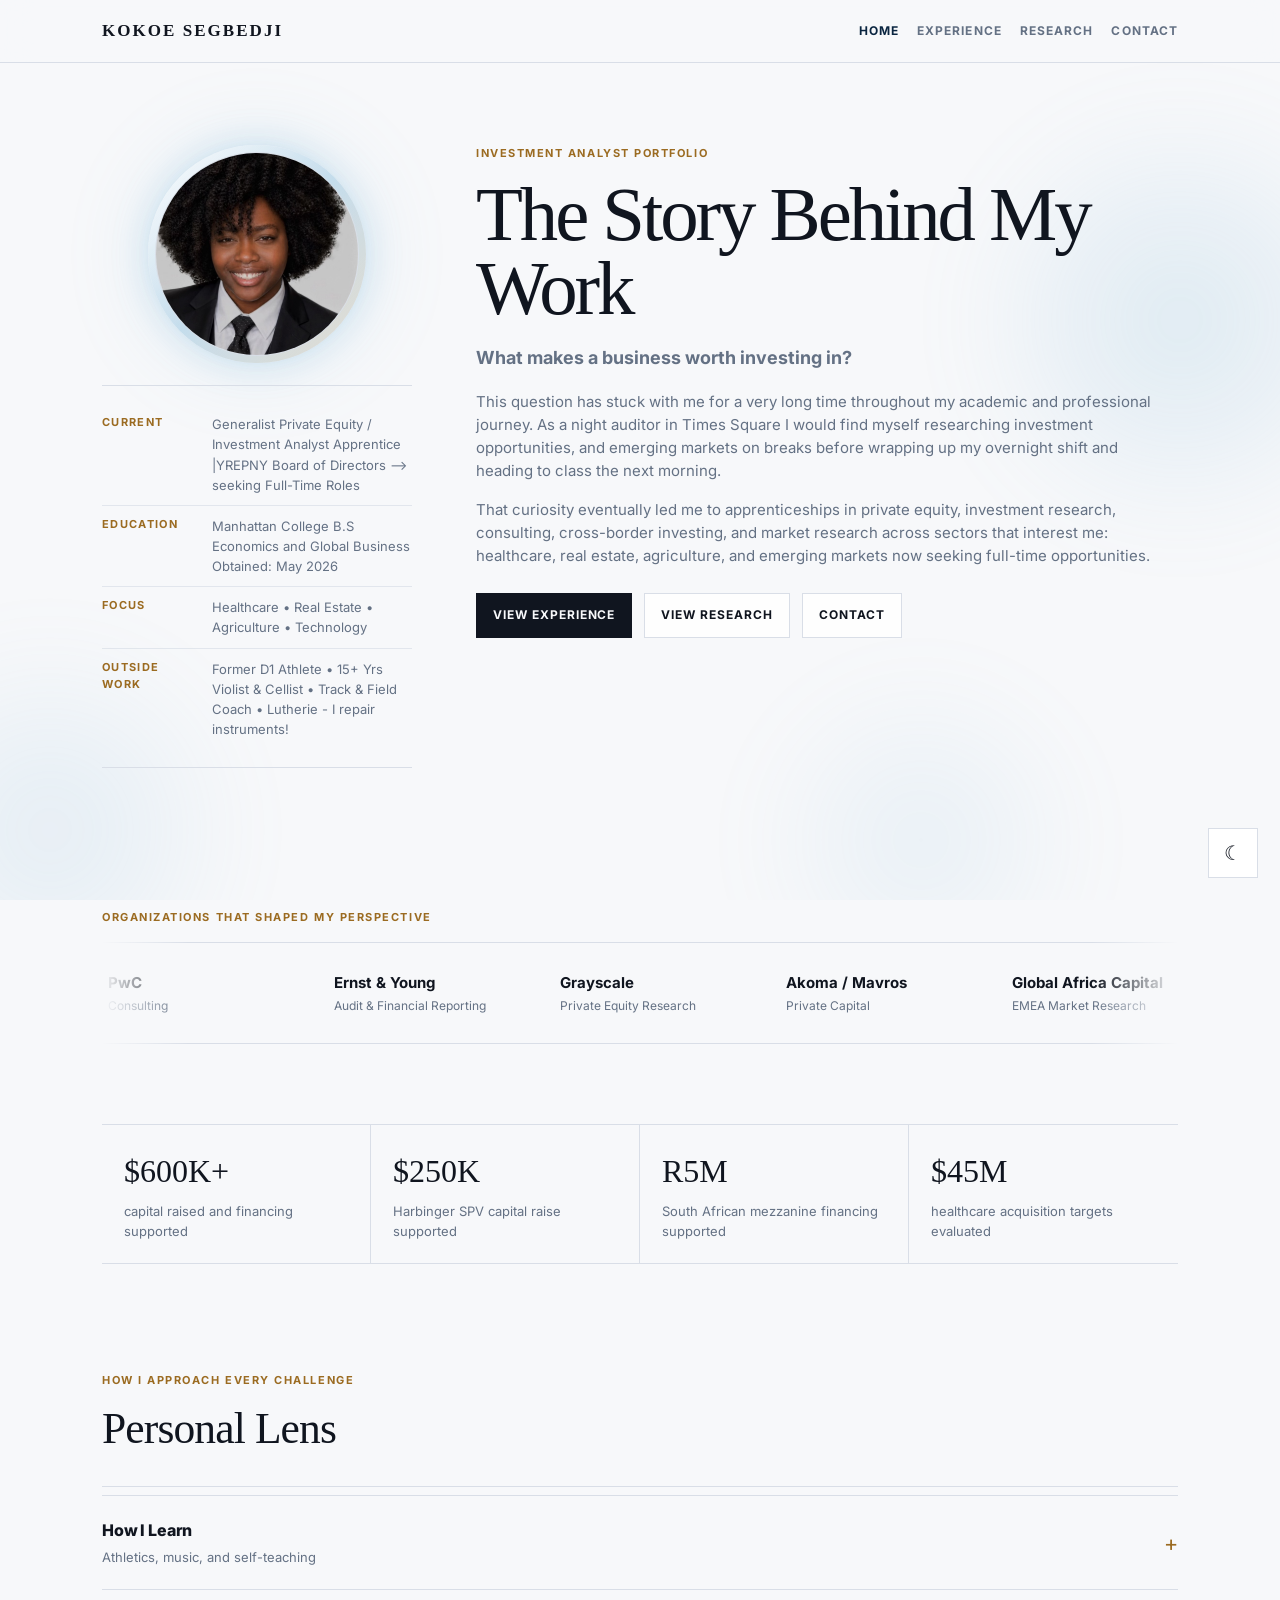
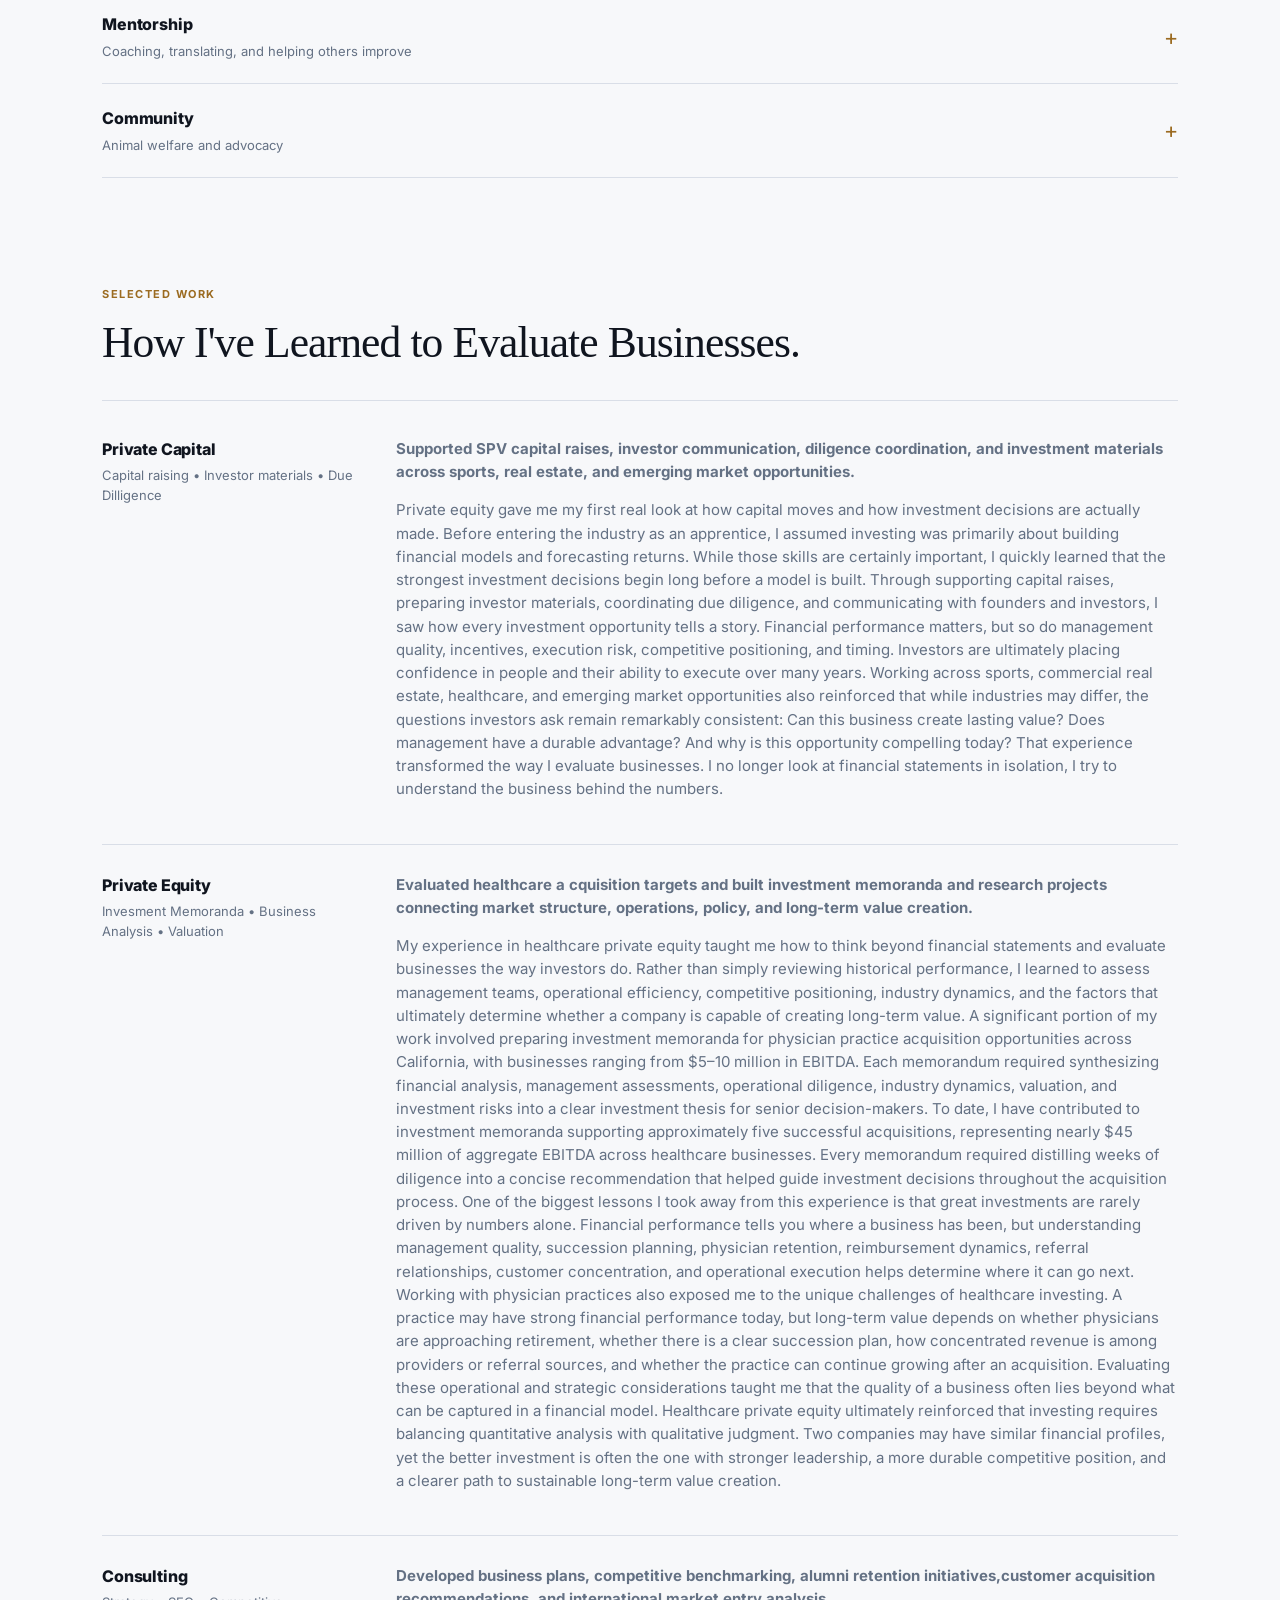
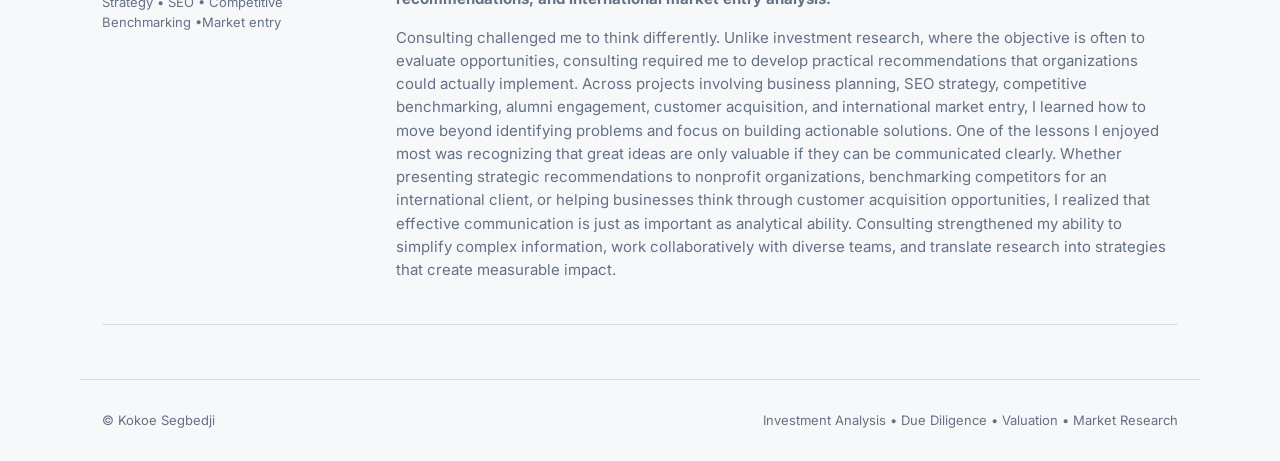
<file: index.html>
<!DOCTYPE html>
<html lang="en" data-theme="light">
<head>
  <meta charset="UTF-8" />
  <meta name="viewport" content="width=device-width, initial-scale=1.0" />
  <title>Kokoe Segbedji | Portfolio</title>
  <link rel="preconnect" href="https://fonts.googleapis.com" />
  <link rel="preconnect" href="https://fonts.gstatic.com" crossorigin />
  <link href="https://fonts.googleapis.com/css2?family=Inter:wght@400;500;600;700;800&display=swap" rel="stylesheet" />
  <link rel="stylesheet" href="style.css" />
</head>
<body>
  <div class="watercolor"><div class="wash one"></div><div class="wash two"></div><div class="wash three"></div></div>
  <div class="scroll-progress"></div>

  <header class="header">
    <div class="nav">
      <a class="brand" href="index.html">KOKOE SEGBEDJI</a>
      <div class="links">
        <a class="active" href="index.html">Home</a>
        <a href="experience.html">Experience</a>
        <a href="work.html">Research</a>
        <a href="contact.html">Contact</a>
      </div>
    </div>
  </header>

  <main>
    <section class="section hero">
      <aside class="profile-stack reveal">
        <div class="profile-shell">
          <img src="images/profile.png" alt="Kokoe Segbedji" class="profile-photo" />
        </div>

        <div class="profile-facts">
          <div class="fact"><strong>Current</strong><span>Generalist Private Equity / Investment Analyst Apprentice |YREPNY Board of Directors --> seeking Full-Time Roles</span></div>
          <div class="fact"><strong>Education</strong><span>Manhattan College B.S Economics and Global Business Obtained: May 2026</span></div>
          <div class="fact"><strong>Focus</strong><span>Healthcare • Real Estate • Agriculture • Technology </span></div>
          <div class="fact"><strong>Outside Work</strong><span>Former D1 Athlete • 15+ Yrs Violist & Cellist • Track & Field Coach • Lutherie - I repair instruments!</span></div>
        </div>
      </aside>

      <div class="reveal">
        <div class="kicker">Investment Analyst Portfolio</div>
        <h1>The Story Behind My Work</h1>
       <b> <p class="lede">
What makes a business worth investing in? </p></b> 
        <p class="text">
         This question has stuck with me for a very long time throughout my academic and professional journey. 
         As a night auditor in Times Square I would find myself researching investment 
         opportunities, and emerging markets on breaks before wrapping up my overnight shift and heading to class the next morning. 
        
        </p>
        <p class="text">
          That curiosity eventually led me to apprenticeships in private equity, investment research, consulting, cross-border investing, and market research across sectors that interest me: healthcare, real estate, agriculture, and emerging markets now seeking full-time opportunities.
        </p>
        <div class="btnrow">
          <a class="btn primary" href="experience.html">View Experience</a>
          <a class="btn" href="work.html">View Research</a>
          <a class="btn" href="contact.html">Contact</a>
        </div>
      </div>
    </section>

    <section class="section carousel-section reveal">
      <div class="kicker">Organizations That Shaped My Perspective</div>
      <div class="carousel-wrap">
        <div class="company-track">
          <div class="company"><strong>PwC</strong><span>Consulting</span></div>
          <div class="company"><strong>Ernst &amp; Young</strong><span>Audit &amp; Financial Reporting</span></div>
          <div class="company"><strong>Grayscale</strong><span>Private Equity Research</span></div>
          <div class="company"><strong>Akoma / Mavros</strong><span>Private Capital</span></div>
          <div class="company"><strong>Global Africa Capital</strong><span>EMEA Market Research</span></div>
          <div class="company"><strong>Federal District Court</strong><span>Legal Research</span></div>
          <div class="company"><strong>X-Culture / Wheelstair</strong><span>International Consulting</span></div>
          <div class="company"><strong>AFLAC</strong><span>B2B Outreach</span></div>
          <div class="company"><strong>Emergence</strong><span>SEO &amp; Benchmarking</span></div>
          <div class="company"><strong>PwC</strong><span>Consulting</span></div>
          <div class="company"><strong>Ernst &amp; Young</strong><span>Audit &amp; Financial Reporting</span></div>
          <div class="company"><strong>Grayscale</strong><span>Private Equity Research</span></div>
          <div class="company"><strong>Akoma / Mavros</strong><span>Private Capital</span></div>
          <div class="company"><strong>Global Africa Capital</strong><span>EMEA Market Research</span></div>
          <div class="company"><strong>Federal District Court</strong><span>Legal Research</span></div>
          <div class="company"><strong>X-Culture / Wheelstair</strong><span>International Consulting</span></div>
          <div class="company"><strong>AFLAC</strong><span>B2B Outreach</span></div>
          <div class="company"><strong>Emergence</strong><span>SEO &amp; Benchmarking</span></div>
        </div>
      </div>
    </section>

    <section class="section reveal">
      <div class="stats">
        <div class="stat"><strong>$600K+</strong><span>capital raised and financing supported</span></div>
        <div class="stat"><strong>$250K</strong><span>Harbinger SPV capital raise supported</span></div>
        <div class="stat"><strong>R5M</strong><span>South African mezzanine financing supported</span></div>
        <div class="stat"><strong>$45M</strong><span>healthcare acquisition targets evaluated</span></div>
      </div>
    </section>

    <section class="section reveal">
      <div class="section-head">
        <div>
          <div class="kicker">How I approach every challenge</div>
          <h2>  Personal Lens</h2>
        </div>
      </div>

      <div class="accordion">
        <details>
          <summary><div><div class="summary-title">How I Learn</div><div class="summary-sub">Athletics, music, and self-teaching</div></div><div class="plus">+</div></summary>
          <div class="detail-body">
              </p>

              Whether I am evaluating an investment, teaching myself new technical skills or building this portfolio with new coding languages I bring the same mindset of 
              learning, refining, and committing to all pursuits and experiences I take on. 
                </p>
            
            <p> Athletics best reflects my ability to learn and my grit. In 9th grade I picked up the shotput, discus, and hammer with no previous experience , I just knew it was something I wanted to excel in. 
              Less than 2 years
              later, I earned the opportunity to compete as an NCAA Division I athlete at Manhattan University.

              <P>Along the way, I have been recognized as Most Improved Athlete, Class A County Champion, and All-Conference honors. </P>
              
              This would not have been possible without passion and dedication to learning and improving. Throwing is an incredibly technical sport, and progress came through 
              thousands of repetitions, reviewing video of every practice, studying Olympic athletes, many of whom I can now call mentors and good friends. 

              
              <p> This experience taught me that expertise is rarley a matter of talent. It is built through curiosity
               continuous feedback, and a willingness to improve long after the excitement of starting the new puruit trickles away. This is the most important lesson I have learned.
               </p>


            <p>My mother and late father never quite understood why I loved throwing, they used to jokingly ask me to explain what I was even doing. 
              Instead, they always encouraged me to pursue music and the arts. I'm grateful they did. I've played the viola for more than 
              fifteen years, beginning in first grade, and over time I developed a passion for the cello as well. Music has given me opportunities to perform 
              and meet incredible people.Ive even had the opportunity to perform at Six Flags! While this was all fun my greatest lesson wasn't performing, it was learning how to practice. 
              Learning an instrument teaches patience. You can't skip difficult passages or rush a piece because you want to play something new. You have to slow down, refine the fundamentals,
               and commit to finishing what you started before moving on. 
              That mindset has shaped how I approach everything else in my life.
              Whether I'm learning a new financial concept, building valuation models, teaching myself web development to build cool sites such as this one, or taking on a new project, 
              I rely on the same process. </p>

             <p> These pursuits have taught me that true expertise in not a matter of inspiration but consistency.</p>
          </div>
        </details>

 <details>
          <summary><div><div class="summary-title">Mentorship</div><div class="summary-sub">Coaching, translating, and helping others improve</div></div><div class="plus">+</div></summary>
          <div class="detail-body">

            <p>One of the most rewarding parts of my journey has been building relationships with mentors who have trusted me with 
              meaningful work while helping me grow both personally and professionally. Their guidance has shaped how I approach
               investing, problem-solving, and continuous learning. 
              <p> Growing up in a West African household and helping my family with their fish markets and investment firm in Togo taught me the importance of 
               mentorship and community. </p>
                <p>Whether pulling in a fishing net or building a career, I learned early that asking for help is
                not a weakness. It is actually often the fastest way to grow.</p>

              <p> Today, I actively seek guidance from mentors across finance, consulting, 
                law, entrepreneurship, and academia, and every major milestone in my career, I can confidently say has been strengthened by their advice. 

               <p>Mentorship, however, is a two-way street. I've had the opportunity to coach track and field athletes at my former high school,
                helping students develop the technical fundamentals of throwing. 
                
                <p>Coaching reinforced something I strongly believe and that is, unless you can explain a concept clearly to someone else, and watch
                 them apply it successfully, you don't truly understand it yourself. </p>
                
               When friends ask me how I've been able to accomplish certain goals or secure different opportunities, my answer is almost
                always the same: seek mentorship. Hard work is essential, but learning from someone who has already walked the path y
                ou're trying to follow can dramatically accelerate your growth while helping you avoid mistakes they've already made.
               Because of this, mentorship is one of the first things I evaluate before joining any organization. I always ask myself,
                "What does the mentorship culture look like?" The opportunity to learn from experienced professionals while contributing
                 to a collaborative team is one of the most important factors I consider before joining any organization. My goal is to 
                 continue paying that investment forward by becoming the kind of mentor others have been for me.
              </p>
            
          </div>
        </details>


        <details>
          <summary><div><div class="summary-title">Community</div><div class="summary-sub">Animal welfare and advocacy</div></div><div class="plus">+</div></summary>
          <div class="detail-body">
            <p>Growing up I've always had a deep passion for helping animals. I am a proud volunteer of the Best Friends Animal Society. Where Ive been fortunate to be able
               to foster animals while helping them find their forever homes. Although its irritated my mother to have animals in the house she has always supported my passion.
                Its truly rewarding to see the animals Ive fostered find their forever homes and I am grateful for the opportunity to help them. 
               Its a passion of mine that has provided me with a sense of purpose, fullfillment and self actualizetion. </p>
               
              <p> Along with this I have also spent my time 
               organizing volunteer efforts in NYC with 3 other volunteers passionate to help animals. Together we have organized a volunteer effort ensuring
                stray cats have consistent access to food and water. </p>

            <p>I also support the community through advocating for brain tumor awareness and research. Brain tumors are a very devistating disease faced by many families yearly. Supporting organizations that advance research and raise awareness is a cause that is 
              extremly important to me. I have been lucky to support through creating fundraising materials, donating, and building awareness campaigns for the American 
              Brain Tumor Association. A very important cause that I hold very close to heart. 
              .</p>
          </div>
        </details>
       
      </div>
    </section>

    <section class="section reveal">
      <div class="section-head"><div><div class="kicker">Selected Work</div><h2>How I've Learned to Evaluate Businesses.</h2></div></div>
      <div class="line-list">
        <div class="line-item"><div><div class="line-title">Private Capital</div><div class="line-meta">Capital raising • Investor materials • Due Dilligence</div></div><div class="line-body"> <b><p class="text">Supported SPV capital 
          raises, investor communication, diligence coordination,
           and investment materials across sports, real estate, and emerging market opportunities.</p></b>

          <p class="text">Private equity gave me my first real look at how capital moves and how investment decisions are actually made. Before entering the industry as an apprentice, I assumed investing was primarily about building financial models and forecasting returns. While those skills are certainly important, I quickly learned that the strongest investment decisions begin long before a model is built.

Through supporting capital raises, preparing investor materials, coordinating due diligence, and communicating with founders and investors, I saw how every investment opportunity tells a story. Financial performance matters, but so do management quality, incentives, execution risk, competitive positioning, and timing. Investors are ultimately placing confidence in people and their ability to execute over many years.

Working across sports, commercial real estate, healthcare, and emerging market opportunities also reinforced that while industries may differ, the questions investors ask remain remarkably consistent: Can this business create lasting value? Does management have a durable advantage? And why is this opportunity compelling today?

That experience transformed the way I evaluate businesses. I no longer look at financial statements in isolation, I try to understand the business behind the numbers.</p>





          </div></div>
        <div class="line-item"><div><div class="line-title">Private Equity</div><div class="line-meta">Invesment Memoranda • Business Analysis • Valuation</div></div><div class="line-body"><b><p class="text">Evaluated healthcare a
          cquisition targets and built investment memoranda and research projects connecting market structure, operations, policy, and long-term value creation.</p></b>
        
       <p class="text"> My experience in healthcare private equity taught me how to think beyond financial statements and evaluate businesses the way investors do. Rather than simply reviewing historical performance, I learned to assess management teams, operational efficiency, competitive positioning, industry dynamics, and the factors that ultimately determine whether a company is capable of creating long-term value.

A significant portion of my work involved preparing investment memoranda for physician practice acquisition opportunities across California, with businesses ranging from $5–10 million in EBITDA. Each memorandum required synthesizing financial analysis, management assessments, operational diligence, industry dynamics, valuation, and investment risks into a clear investment thesis for senior decision-makers.

To date, I have contributed to investment memoranda supporting approximately five successful acquisitions, representing nearly $45 million of aggregate EBITDA across healthcare businesses. Every memorandum required distilling weeks of diligence into a concise recommendation that helped guide investment decisions throughout the acquisition process.

One of the biggest lessons I took away from this experience is that great investments are rarely driven by numbers alone. Financial performance tells you where a business has been, but understanding management quality, succession planning, physician retention, reimbursement dynamics, referral relationships, customer concentration, and operational execution helps determine where it can go next.

Working with physician practices also exposed me to the unique challenges of healthcare investing. A practice may have strong financial performance today, but long-term value depends on whether physicians are approaching retirement, whether there is a clear succession plan, how concentrated revenue is among providers or referral sources, and whether the practice can continue growing after an acquisition. Evaluating these operational and strategic considerations taught me that the quality of a business often lies beyond what can be captured in a financial model.

Healthcare private equity ultimately reinforced that investing requires balancing quantitative analysis with qualitative judgment. Two companies may have similar financial profiles, yet the better investment is often the one with stronger leadership, a more durable competitive position, and a clearer path to sustainable long-term value creation.      </div></div>



        <div class="line-item"><div><div class="line-title">Consulting</div><div class="line-meta">Strategy • SEO • Competitive Benchmarking •Market entry</div></div><div class="line-body"><b><p class="text">Developed business plans, 
          competitive benchmarking, alumni retention initiatives,customer acquisition recommendations, and international market entry analysis.</p></b>
        
        <p class="text"> Consulting challenged me to think differently. Unlike investment research, where the objective is often to evaluate opportunities, consulting required me to develop practical recommendations that organizations could actually implement.

Across projects involving business planning, SEO strategy, competitive benchmarking, alumni engagement, customer acquisition, and international market entry, I learned how to move beyond identifying problems and focus on building actionable solutions.

One of the lessons I enjoyed most was recognizing that great ideas are only valuable if they can be communicated clearly. Whether presenting strategic recommendations to nonprofit organizations, benchmarking competitors for an international client, or helping businesses think through customer acquisition opportunities, I realized that effective communication is just as important as analytical ability.

Consulting strengthened my ability to simplify complex information, work collaboratively with diverse teams, and translate research into strategies that create measurable impact.</p>
        
        
        
        
        
        </div></div>
      </div>
    </section>
  </main>

  <button class="toggle" id="themeToggle">☾</button>
  <footer class="footer"><div>© Kokoe Segbedji</div><div>Investment Analysis • Due Diligence • Valuation • Market Research</div></footer>
  <script src="script.js"></script>
</body>
</html>
</file>
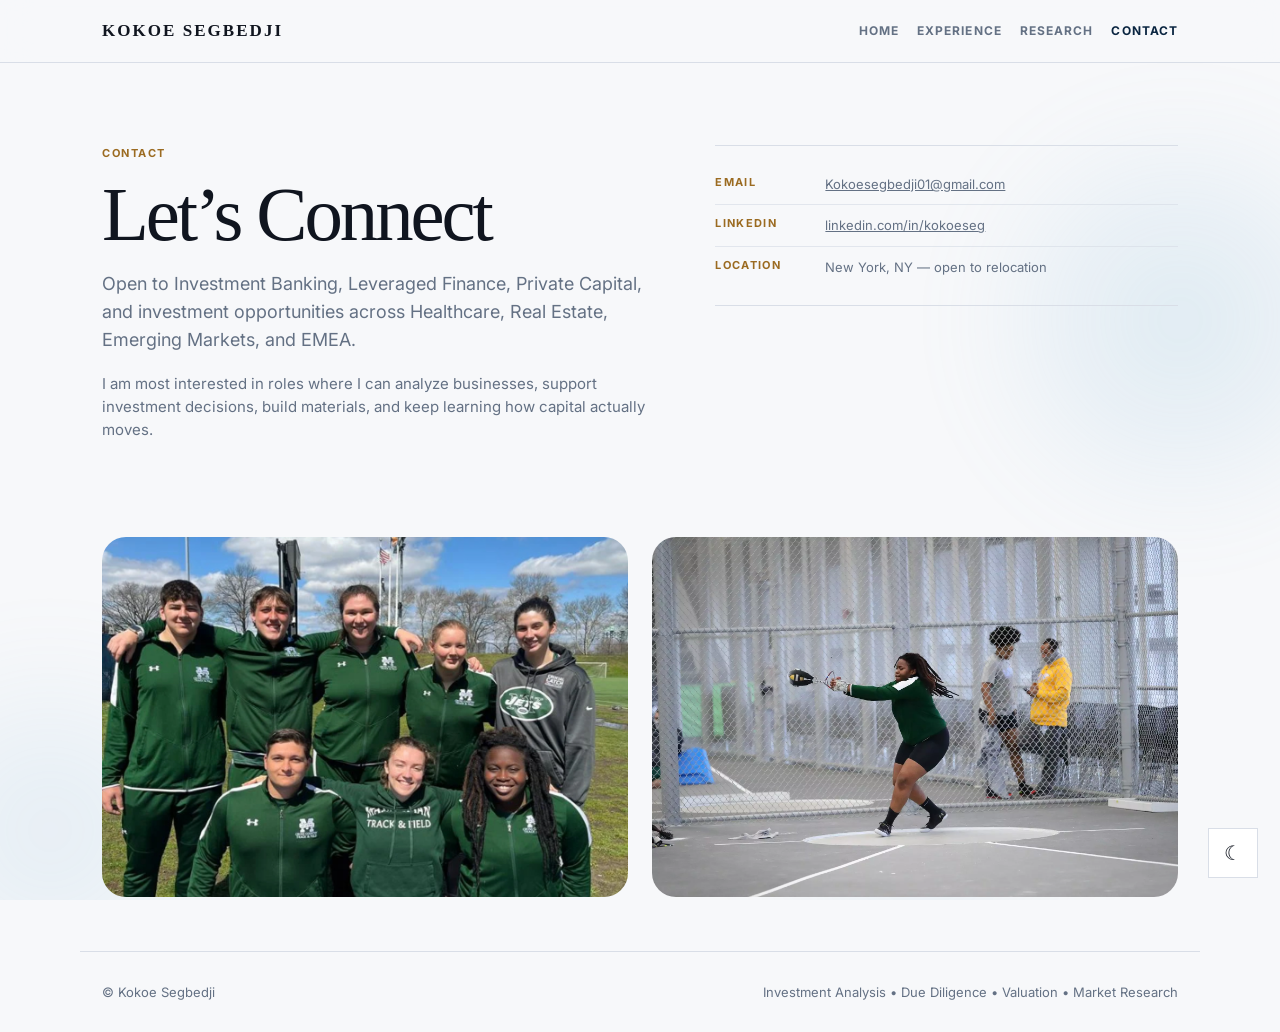
<file: contact.html>
<!DOCTYPE html>
<html lang="en" data-theme="light">
<head>
  <meta charset="UTF-8" />
  <meta name="viewport" content="width=device-width, initial-scale=1.0" />

  <title>Contact | Kokoe Segbedji</title>

  <!-- Fonts -->
  <link rel="preconnect" href="https://fonts.googleapis.com" />
  <link rel="preconnect" href="https://fonts.gstatic.com" crossorigin />
  <link
    href="https://fonts.googleapis.com/css2?family=Inter:wght@400;500;600;700;800&display=swap"
    rel="stylesheet"
  />

  <!-- Styles -->
  <link rel="stylesheet" href="style.css" />
</head>

<body>

  <!-- Background Watercolor Effects -->
  <div class="watercolor">
    <div class="wash one"></div>
    <div class="wash two"></div>
    <div class="wash three"></div>
  </div>

  <!-- Scroll Progress Bar -->
  <div class="scroll-progress"></div>

  <!-- Header / Navigation -->
  <header class="header">
    <div class="nav">
      <a class="brand" href="index.html">KOKOE SEGBEDJI</a>

      <div class="links">
        <a href="index.html">Home</a>
        <a href="experience.html">Experience</a>
        <a href="work.html">Research</a>
        <a class="active" href="contact.html">Contact</a>
      </div>
    </div>
  </header>

  <!-- Main Content -->
  <main>

    <section class="section hero contact-hero">

  <div class="contact-copy reveal">
    <div class="kicker">Contact</div>

    <h1>Let’s Connect</h1>

    <p class="lede">
      Open to Investment Banking, Leveraged Finance, Private Capital, 
      and investment opportunities across Healthcare, Real Estate, Emerging Markets, and EMEA.
    </p>

    <p class="text">
      I am most interested in roles where I can analyze businesses, support investment
      decisions, build materials, and keep learning how capital actually moves.
    </p>
  </div>

  <div class="contact-details reveal">
    <div class="profile-facts">
      <div class="fact">
        <strong>Email</strong>
        <span><a href="mailto:Kokoesegbedji01@gmail.com">Kokoesegbedji01@gmail.com</a></span>
      </div>

      <div class="fact">
        <strong>LinkedIn</strong>
        <span><a href="https://www.linkedin.com/in/kokoeseg" target="_blank">linkedin.com/in/kokoeseg</a></span>
      </div>

      <div class="fact">
        <strong>Location</strong>
        <span>New York, NY — open to relocation</span>
      </div>
    </div>
  </div>

  <div class="contact-photos">
    <div class="photo-card">
      <img src="images/throwing.jpg" alt="Division I Track & Field">
    </div>

    <div class="photo-card">
      <img src="images/suit.jpg" alt="Professional Photo">
    </div>
  </div>

</section>

  </main>

  <!-- Theme Toggle -->
  <button class="toggle" id="themeToggle">☾</button>

  

  <!-- Footer -->
  <footer class="footer">
    <div>© Kokoe Segbedji</div>
    <div>Investment Analysis • Due Diligence • Valuation • Market Research</div>
  </footer>

  <!-- Scripts -->
  <script src="script.js"></script>

</body>
</html>
</file>
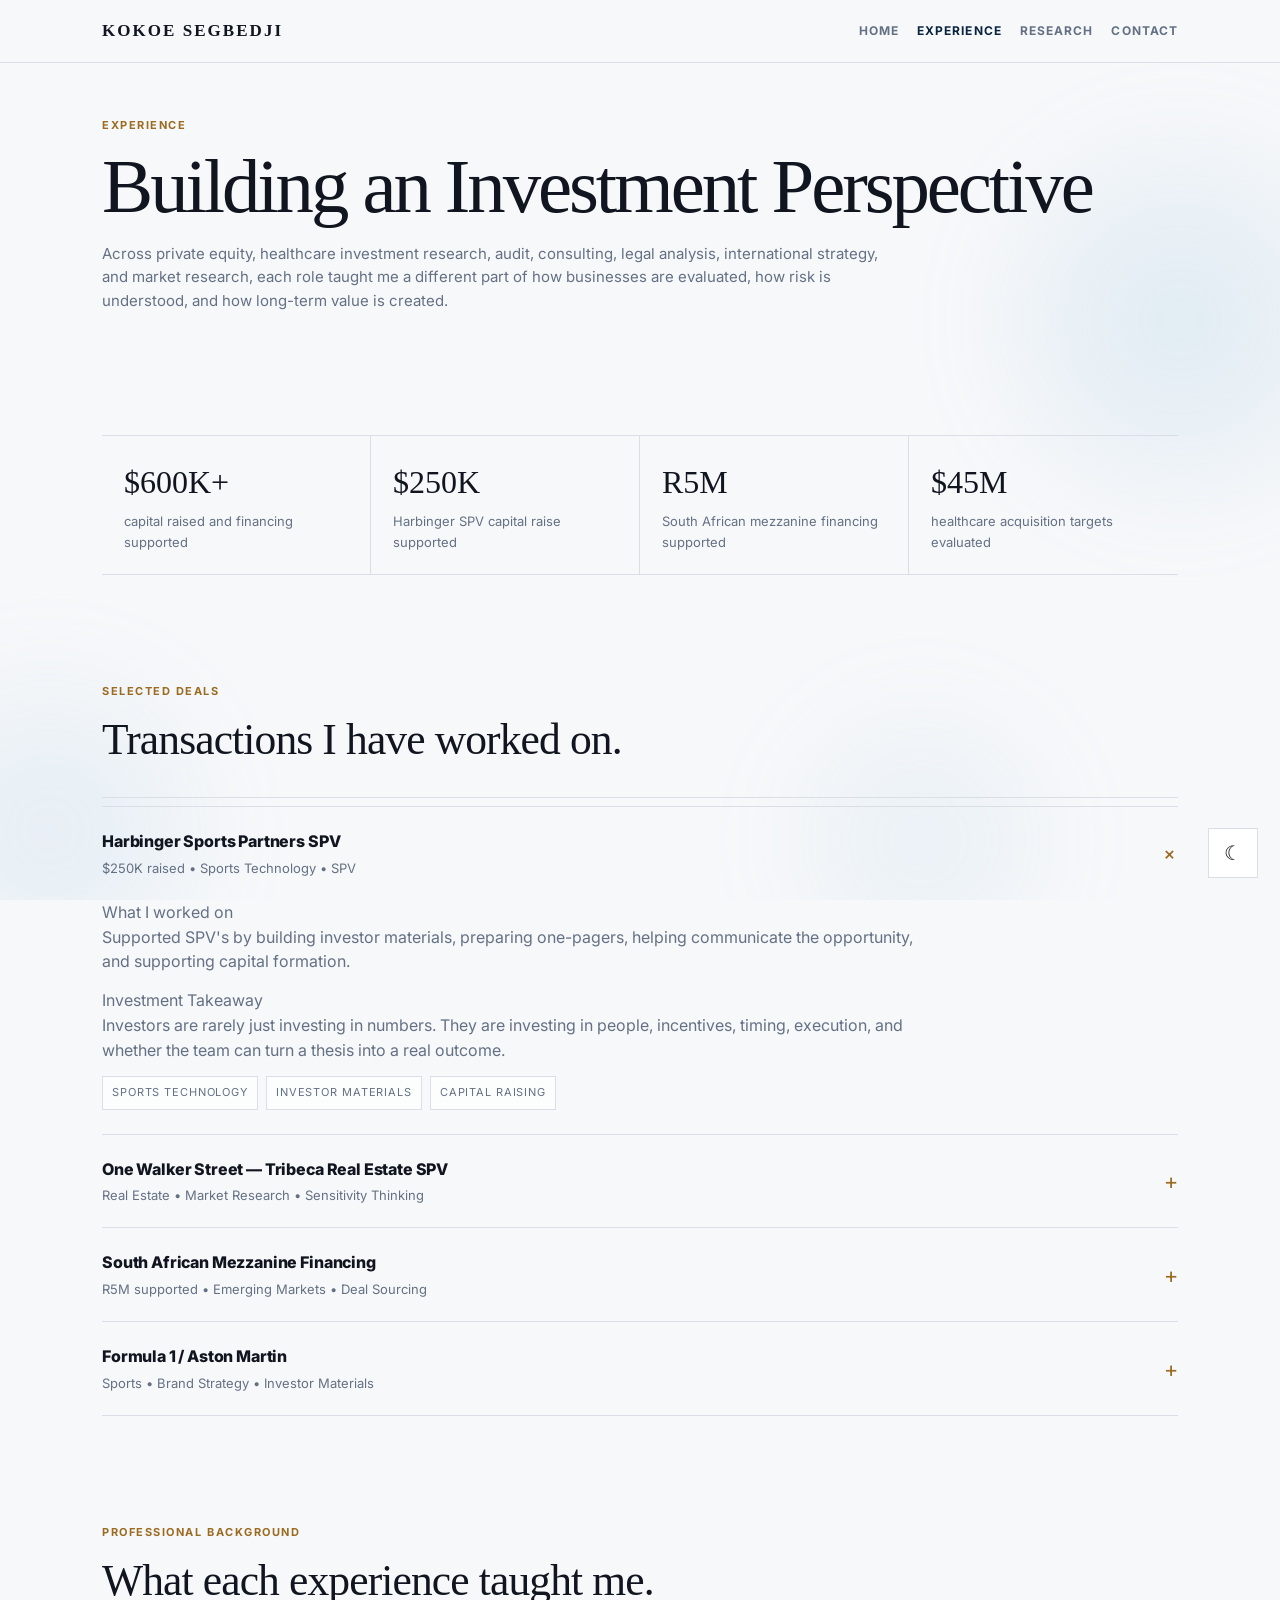
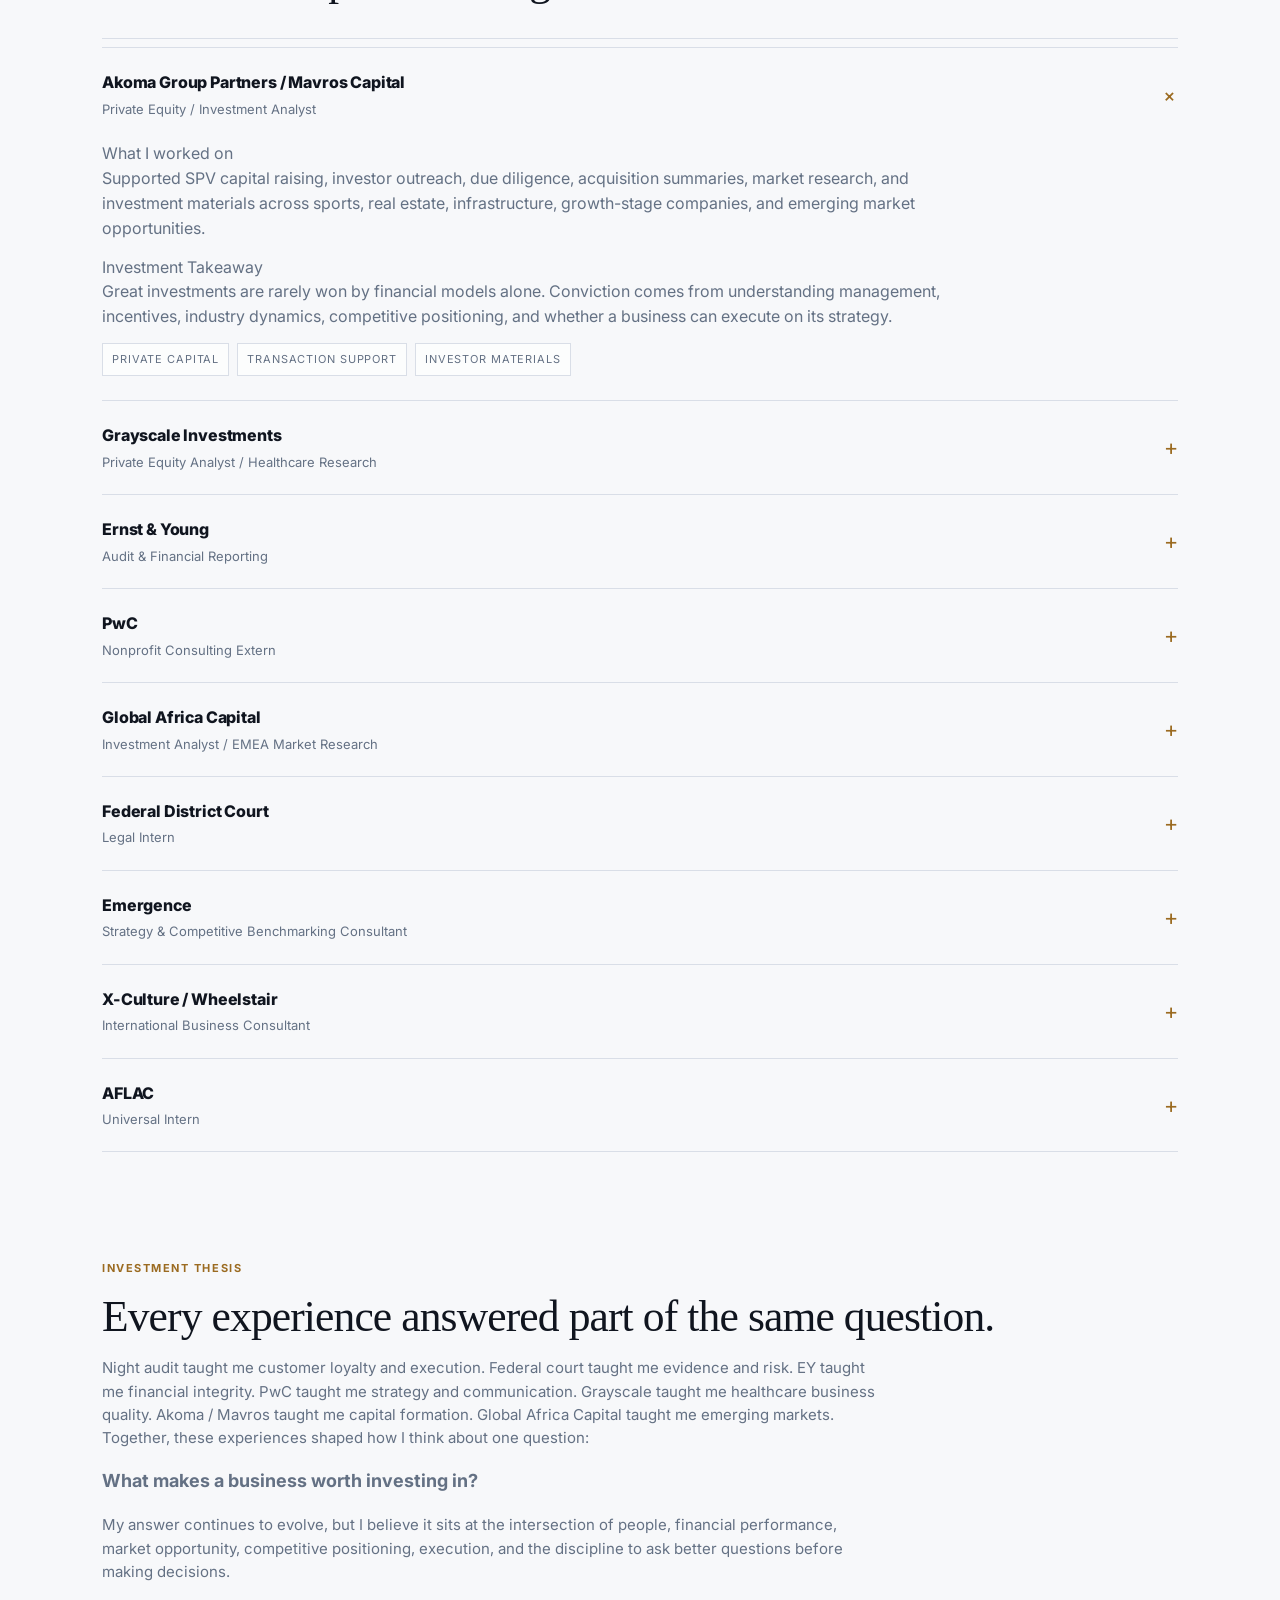
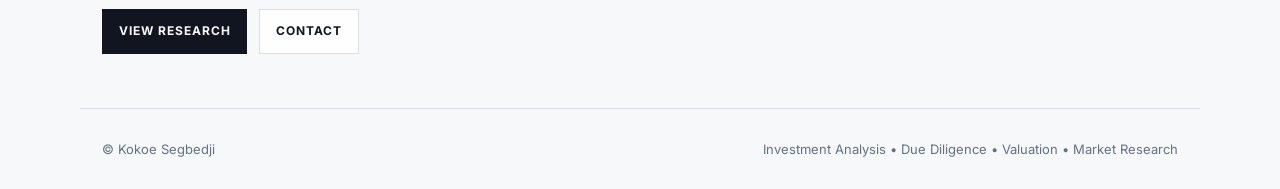
<file: experience.html>
<!DOCTYPE html>
<html lang="en" data-theme="light">
<head>
  <meta charset="UTF-8" />
  <meta name="viewport" content="width=device-width, initial-scale=1.0" />

  <title>Experience | Kokoe Segbedji</title>

  <!-- Fonts -->
  <link rel="preconnect" href="https://fonts.googleapis.com" />
  <link rel="preconnect" href="https://fonts.gstatic.com" crossorigin />
  <link
    href="https://fonts.googleapis.com/css2?family=Inter:wght@400;500;600;700;800&display=swap"
    rel="stylesheet"
  />

  <!-- Styles -->
  <link rel="stylesheet" href="style.css" />
</head>

<body>

  <!-- Background Effects -->
  <div class="watercolor">
    <div class="wash one"></div>
    <div class="wash two"></div>
    <div class="wash three"></div>
  </div>

  <!-- Scroll Progress Bar -->
  <div class="scroll-progress"></div>

  <!-- Header / Navigation -->
  <header class="header">
    <div class="nav">
      <a class="brand" href="index.html">KOKOE SEGBEDJI</a>

      <div class="links">
        <a href="index.html">Home</a>
        <a class="active" href="experience.html">Experience</a>
        <a href="work.html">Research</a>
        <a href="contact.html">Contact</a>
      </div>
    </div>
  </header>

  <!-- Main Content -->
  <main>

    <!-- Page Intro -->
    <section class="section reveal">
      <div class="kicker">Experience</div>

      <h1>Building an Investment Perspective</h1>

      <p class="lede">
       
        <strong></strong>
      </p>

      <p class="text">
        Across private equity, healthcare investment research, audit, consulting, legal analysis,
        international strategy, and market research, each role taught me a different part of how
        businesses are evaluated, how risk is understood, and how long-term value is created.
      </p>
    </section>

    <!-- Stats -->
    <section class="section reveal">
      <div class="stats">

        <div class="stat">
          <strong>$600K+</strong>
          <span>capital raised and financing supported</span>
        </div>

        <div class="stat">
          <strong>$250K</strong>
          <span>Harbinger SPV capital raise supported</span>
        </div>

        <div class="stat">
          <strong>R5M</strong>
          <span>South African mezzanine financing supported</span>
        </div>

        <div class="stat">
          <strong>$45M</strong>
          <span>healthcare acquisition targets evaluated</span>
        </div>

      </div>
    </section>

    <!-- Selected Deals -->
    <section class="section reveal">
      <div class="section-head">
        <div>
          <div class="kicker">Selected Deals</div>
          <h2>Transactions I have worked on.</h2>
        </div>
      </div>

      <div class="accordion">

        <!-- Harbinger Sports Partners -->
        <details open>
          <summary>
            <div>
              <div class="summary-title">Harbinger Sports Partners SPV</div>
              <div class="summary-sub">$250K raised • Sports Technology • SPV</div>
            </div>
            <div class="plus">+</div>
          </summary>

          <div class="detail-body">
            <div class="label">What I worked on</div>
            <p>
              Supported SPV's by building investor materials, preparing one-pagers,
              helping communicate the opportunity, and supporting capital formation.
            </p>

            <div class="label">Investment Takeaway</div>
            <p>
              Investors are rarely just investing in numbers. They are investing in people,
              incentives, timing, execution, and whether the team can turn a thesis into a real outcome.
            </p>

            <div class="chips">
              <span class="chip">Sports Technology</span>
              <span class="chip">Investor Materials</span>
              <span class="chip">Capital Raising</span>
            </div>
          </div>
        </details>

        <!-- One Walker Street -->
        <details>
          <summary>
            <div>
              <div class="summary-title">One Walker Street — Tribeca Real Estate SPV</div>
              <div class="summary-sub">Real Estate • Market Research • Sensitivity Thinking</div>
            </div>
            <div class="plus">+</div>
          </summary>

          <div class="detail-body">
            <div class="label">What I worked on</div>
            <p>
              Reviewed investment materials and market assumptions for a Tribeca real estate
              opportunity, focusing on how projected returns connected to rent growth, execution
              risk, financing costs, and the local market.
            </p>

            <div class="label">Investment Takeaway</div>
            <p>
              Real estate models can look clean, but small assumptions can move the entire outcome.
              The work is understanding what has to go right, what can go wrong, and where the true risk sits.
            </p>

            <div class="chips">
              <span class="chip">Real Estate</span>
              <span class="chip">SPV</span>
              <span class="chip">Market Research</span>
            </div>
          </div>
        </details>

        <!-- South African Mezzanine Financing -->
        <details>
          <summary>
            <div>
              <div class="summary-title">South African Mezzanine Financing</div>
              <div class="summary-sub">R5M supported • Emerging Markets • Deal Sourcing</div>
            </div>
            <div class="plus">+</div>
          </summary>

          <div class="detail-body">
            <div class="label">What I worked on</div>
            <p>
              Helped support a mezzanine financing effort by identifying the company, supporting
              outreach, coordinating diligence conversations, and communicating the investment
              structure.
            </p>

            <div class="label">Investment Takeaway</div>
            <p>
              Sourcing is part of the investment skill set. Good opportunities do not always come
              from formal processes; sometimes they come from curiosity, relationships, and markets
              others overlook.
            </p>

            <div class="chips">
              <span class="chip">Emerging Markets</span>
              <span class="chip">Deal Sourcing</span>
              <span class="chip">Diligence</span>
            </div>
          </div>
        </details>

        <!-- Formula 1 Aston Martin -->
        <details>
          <summary>
            <div>
              <div class="summary-title">Formula 1 / Aston Martin</div>
              <div class="summary-sub">Sports • Brand Strategy • Investor Materials</div>
            </div>
            <div class="plus">+</div>
          </summary>

          <div class="detail-body">
            <div class="label">What I worked on</div>
            <p>
              Supported sports-focused investment work by helping prepare materials around Formula 1,
              brand positioning, fan engagement, and the broader commercial opportunity within the
              sports ecosystem.
            </p>

            <div class="label">Investment Takeaway</div>
            <p>
              Sports investing is not only about teams. It is about media, data, brand equity,
              fan engagement, sponsorship, and whether a platform can monetize attention over time.
            </p>

            <div class="chips">
              <span class="chip">Sports</span>
              <span class="chip">Brand Strategy</span>
              <span class="chip">Investor Materials</span>
            </div>
          </div>
        </details>

      </div>
    </section>

    <!-- Professional Background -->
    <section class="section reveal">
      <div class="section-head">
        <div>
          <div class="kicker">Professional Background</div>
          <h2>What each experience taught me.</h2>
        </div>
      </div>

      <div class="accordion">

        <!-- Akoma / Mavros -->
        <details open>
          <summary>
            <div>
              <div class="summary-title">Akoma Group Partners / Mavros Capital</div>
              <div class="summary-sub">Private Equity / Investment Analyst</div>
            </div>
            <div class="plus">+</div>
          </summary>

          <div class="detail-body">
            <div class="label">What I worked on</div>
            <p>
              Supported SPV capital raising, investor outreach, due diligence, acquisition summaries,
              market research, and investment materials across sports, real estate, infrastructure,
              growth-stage companies, and emerging market opportunities.
            </p>

            <div class="label">Investment Takeaway</div>
            <p>
              Great investments are rarely won by financial models alone. Conviction comes from
              understanding management, incentives, industry dynamics, competitive positioning,
              and whether a business can execute on its strategy.
            </p>

            <div class="chips">
              <span class="chip">Private Capital</span>
              <span class="chip">Transaction Support</span>
              <span class="chip">Investor Materials</span>
            </div>
          </div>
        </details>

        <!-- Grayscale -->
        <details>
          <summary>
            <div>
              <div class="summary-title">Grayscale Investments</div>
              <div class="summary-sub">Private Equity Analyst / Healthcare Research</div>
            </div>
            <div class="plus">+</div>
          </summary>

          <div class="detail-body">
            <div class="label">What I worked on</div>
            <p>
              Evaluated healthcare acquisition opportunities through industry research, valuation
              analysis, investment memoranda, comparable company analysis, and business quality
              assessment.
            </p>

            <div class="label">Investment Takeaway</div>
            <p>
              Strong healthcare businesses are not only financially attractive. They solve meaningful
              operational problems, serve real demand, and require management teams that can navigate
              regulation, patient needs, and execution risk.
            </p>

            <div class="chips">
              <span class="chip">Healthcare</span>
              <span class="chip">Valuation</span>
              <span class="chip">Memos</span>
            </div>
          </div>
        </details>

        <!-- EY -->
        <details>
          <summary>
            <div>
              <div class="summary-title">Ernst &amp; Young</div>
              <div class="summary-sub">Audit &amp; Financial Reporting</div>
            </div>
            <div class="plus">+</div>
          </summary>

          <div class="detail-body">
            <div class="label">What I worked on</div>
            <p>
              Reviewed financial statements, internal controls, reporting procedures, and audit
              documentation for technology clients, building an accounting-informed foundation for
              analyzing reliable financial information.
            </p>

            <div class="label">Investment Takeaway</div>
            <p>
              Before asking whether a company is attractive, you first have to know whether you can
              trust the numbers. Financial integrity is the foundation of investment judgment.
            </p>

            <div class="chips">
              <span class="chip">Audit</span>
              <span class="chip">Controls</span>
              <span class="chip">Risk</span>
            </div>
          </div>
        </details>

        <!-- PwC -->
        <details>
          <summary>
            <div>
              <div class="summary-title">PwC</div>
              <div class="summary-sub">Nonprofit Consulting Extern</div>
            </div>
            <div class="plus">+</div>
          </summary>

          <div class="detail-body">
            <div class="label">What I worked on</div>
            <p>
              Supported a nonprofit consulting project focused on strengthening alumni retention,
              engagement strategy, and long-term organizational growth through a structured client
              report and business plan.
            </p>

            <div class="label">Investment Takeaway</div>
            <p>
              Good analysis has limited value if decision-makers cannot understand it. Strategy
              becomes useful when research is translated into clear, practical recommendations.
            </p>

            <div class="chips">
              <span class="chip">Consulting</span>
              <span class="chip">Client Strategy</span>
              <span class="chip">Business Plan</span>
            </div>
          </div>
        </details>

        <!-- Global Africa Capital -->
        <details>
          <summary>
            <div>
              <div class="summary-title">Global Africa Capital</div>
              <div class="summary-sub">Investment Analyst / EMEA Market Research</div>
            </div>
            <div class="plus">+</div>
          </summary>

          <div class="detail-body">
            <div class="label">What I worked on</div>
            <p>
              Researched Sub-Saharan African market dynamics, infrastructure constraints,
              agriculture-linked opportunities, capital market depth, and agroprocessing opportunities
              in West Africa.
            </p>

            <div class="label">Investment Takeaway</div>
            <p>
              Markets do not exist in isolation. Infrastructure, policy, regulation, logistics,
              and access to capital all influence whether a promising opportunity can actually
              become a strong investment.
            </p>

            <div class="chips">
              <span class="chip">African Markets</span>
              <span class="chip">AgTech</span>
              <span class="chip">Infrastructure</span>
            </div>
          </div>
        </details>

        <!-- Federal District Court -->
        <details>
          <summary>
            <div>
              <div class="summary-title">Federal District Court</div>
              <div class="summary-sub">Legal Intern</div>
            </div>
            <div class="plus">+</div>
          </summary>

          <div class="detail-body">
            <div class="label">What I worked on</div>
            <p>
              Gained exposure to legal research, court processes, professional writing, and legal
              reasoning that continues to inform how I think about contracts, risk, regulation, and
              business decision-making.
            </p>

            <div class="label">Investment Takeaway</div>
            <p>
              Every investment carries legal and operational risk. Learning to analyze evidence
              objectively before reaching a conclusion shaped how I evaluate opportunities today.
            </p>

            <div class="chips">
              <span class="chip">Legal Research</span>
              <span class="chip">Writing</span>
              <span class="chip">Public Service</span>
            </div>
          </div>
        </details>

        <!-- India Consulting Project -->
        <details>
          <summary>
            <div>
              <div class="summary-title">Emergence</div>
              <div class="summary-sub">Strategy &amp; Competitive Benchmarking Consultant</div>
            </div>
            <div class="plus">+</div>
          </summary>

          <div class="detail-body">
            <div class="label">What I worked on</div>
            <p>
              Built a competitive benchmarking analysis for a firm based in India, assessing market
              positioning, digital presence, SEO visibility, customer acquisition opportunities,
              messaging, and user experience.
            </p>

            <div class="label">Investment Takeaway</div>
            <p>
              Growth is not only about having a good product. Visibility, positioning, customer
              acquisition, and digital trust can determine whether a company reaches the market it
              is trying to serve.
            </p>

            <div class="chips">
              <span class="chip">SEO</span>
              <span class="chip">Customer Acquisition</span>
              <span class="chip">Benchmarking</span>
            </div>
          </div>
        </details>

        <!-- X-Culture / Wheelstair -->
        <details>
          <summary>
            <div>
              <div class="summary-title">X-Culture / Wheelstair</div>
              <div class="summary-sub">International Business Consultant</div>
            </div>
            <div class="plus">+</div>
          </summary>

          <div class="detail-body">
            <div class="label">What I worked on</div>
            <p>
              Led an international consulting project for a Switzerland-based mobility company,
              helping assess EMEA market opportunity, customer segments, market entry, and digital
              marketing recommendations.
            </p>

            <div class="label">Investment Takeaway</div>
            <p>
              International strategy requires more than market size. Communication, cultural awareness,
              customer behavior, distribution, and local execution determine whether expansion is realistic.
            </p>

            <div class="chips">
              <span class="chip">Market Entry</span>
              <span class="chip">EMEA</span>
              <span class="chip">Team Leadership</span>
            </div>
          </div>
        </details>

        <!-- AFLAC -->
        <details>
          <summary>
            <div>
              <div class="summary-title">AFLAC</div>
              <div class="summary-sub">Universal Intern</div>
            </div>
            <div class="plus">+</div>
          </summary>

          <div class="detail-body">
            <div class="label">What I worked on</div>
            <p>
              Completed a rotational internship focused on business development, prospecting,
              insurance products, client-facing communication, and B2B outreach while earning a
              New York Accident &amp; Health Insurance license.
            </p>

            <div class="label">Investment Takeaway</div>
            <p>
              Client trust is built through education, clarity, and understanding needs. Insurance
              taught me how important communication is when products are personal, regulated, and
              tied to real financial decisions.
            </p>

            <div class="chips">
              <span class="chip">B2B Sales</span>
              <span class="chip">Insurance</span>
              <span class="chip">Client Outreach</span>
            </div>
          </div>
        </details>

      </div>
    </section>

    <!-- Final Thesis -->
    <section class="section reveal">
      <div class="card">
        <div class="kicker">Investment Thesis</div>

        <h2>Every experience answered part of the same question.</h2>

        <p class="text">
          Night audit taught me customer loyalty and execution. Federal court taught me evidence
          and risk. EY taught me financial integrity. PwC taught me strategy and communication.
          Grayscale taught me healthcare business quality. Akoma / Mavros taught me capital formation.
          Global Africa Capital taught me emerging markets. Together, these experiences shaped how
          I think about one question:
        </p>

        <p class="lede">
          <strong>What makes a business worth investing in?</strong>
        </p>

        <p class="text">
          My answer continues to evolve, but I believe it sits at the intersection of people,
          financial performance, market opportunity, competitive positioning, execution, and the
          discipline to ask better questions before making decisions.
        </p>

        <div class="btnrow">
          <a class="btn primary" href="work.html">View Research</a>
          <a class="btn" href="contact.html">Contact</a>
        </div>
      </div>
    </section>

  </main>

  <!-- Theme Toggle -->
  <button class="toggle" id="themeToggle">☾</button>

  <!-- Footer -->
  <footer class="footer">
    <div>© Kokoe Segbedji</div>
    <div>Investment Analysis • Due Diligence • Valuation • Market Research</div>
  </footer>

  <!-- Scripts -->
  <script src="script.js"></script>

</body>
</html>
</file>
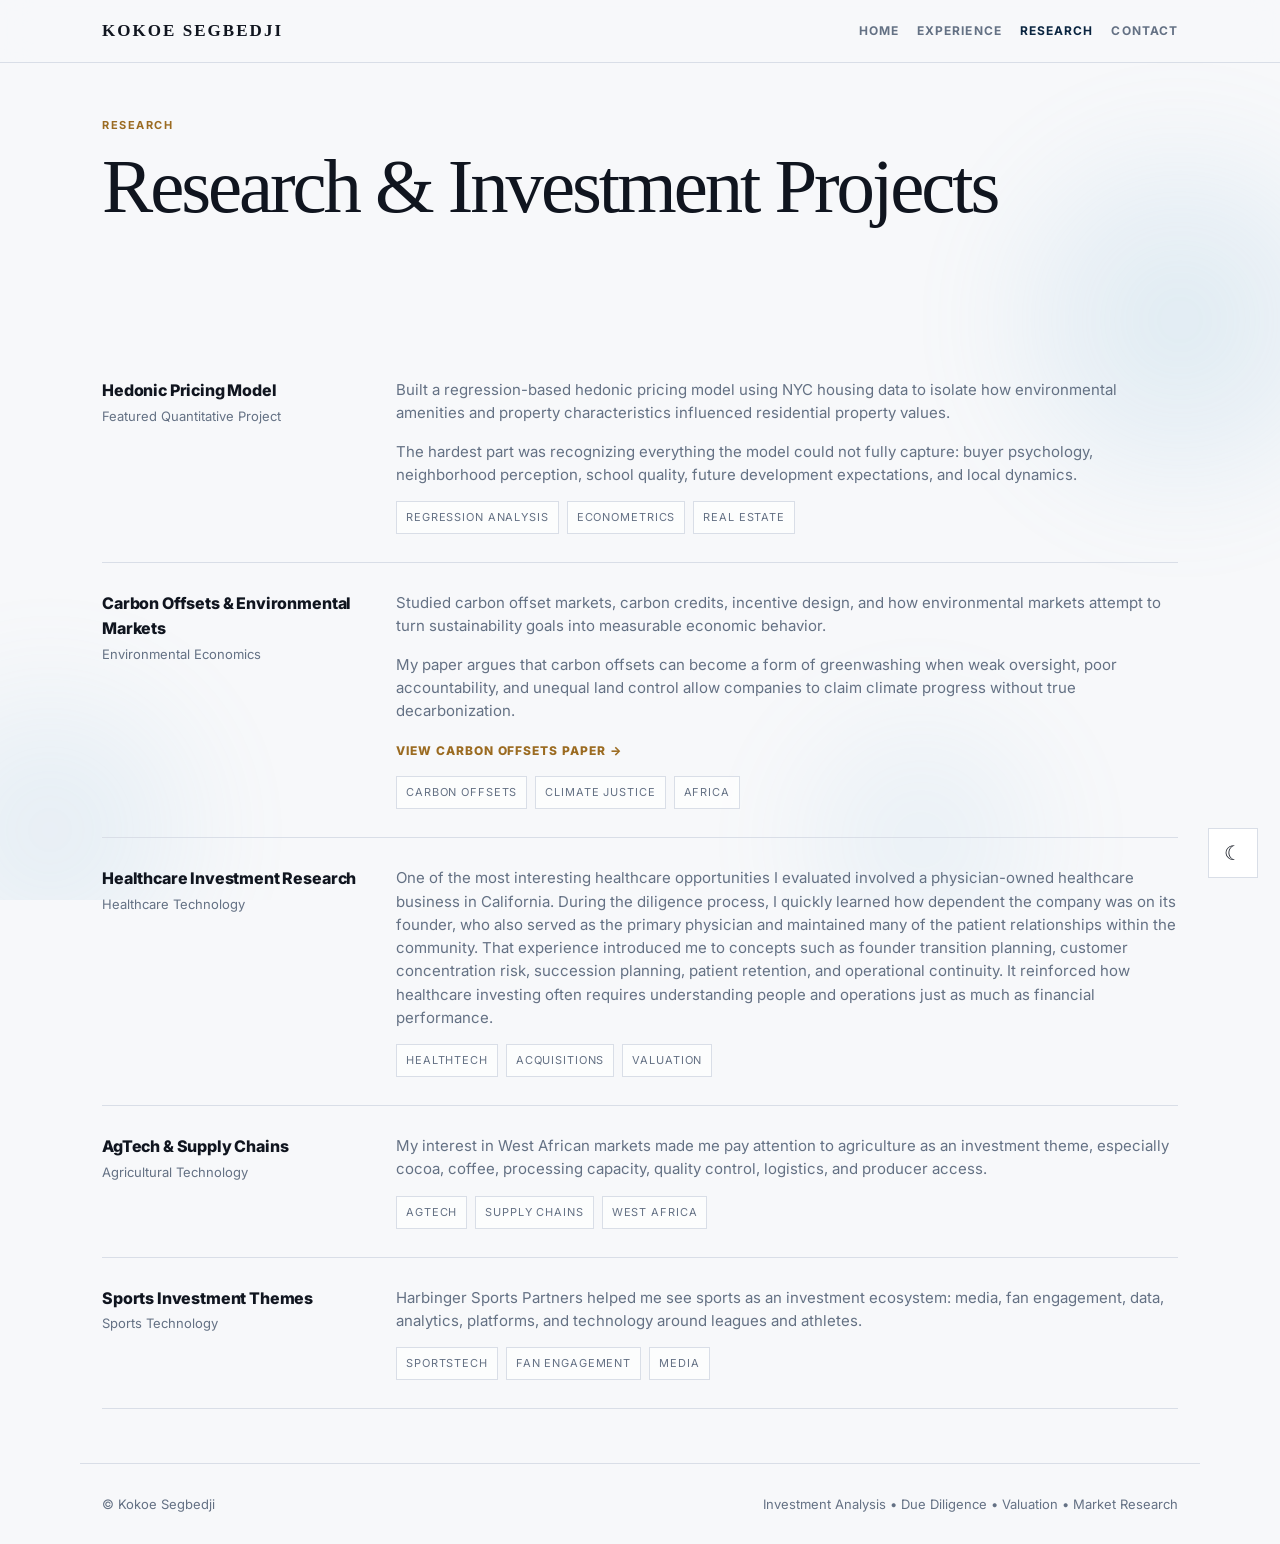
<file: work.html>
<!DOCTYPE html>
<html lang="en" data-theme="light">
<head>
  <meta charset="UTF-8" />
  <meta name="viewport" content="width=device-width, initial-scale=1.0" />

  <title>Research | Kokoe Segbedji</title>

  <!-- Fonts -->
  <link rel="preconnect" href="https://fonts.googleapis.com" />
  <link rel="preconnect" href="https://fonts.gstatic.com" crossorigin />
  <link
    href="https://fonts.googleapis.com/css2?family=Inter:wght@400;500;600;700;800&display=swap"
    rel="stylesheet"
  />

  <!-- Styles -->
  <link rel="stylesheet" href="style.css" />
</head>

<body>

  <!-- Background Effects -->
  <div class="watercolor">
    <div class="wash one"></div>
    <div class="wash two"></div>
    <div class="wash three"></div>
  </div>

  <!-- Scroll Progress Bar -->
  <div class="scroll-progress"></div>

  <!-- Header / Navigation -->
  <header class="header">
    <div class="nav">
      <a class="brand" href="index.html">KOKOE SEGBEDJI</a>

      <div class="links">
        <a href="index.html">Home</a>
        <a href="experience.html">Experience</a>
        <a class="active" href="work.html">Research</a>
        <a href="contact.html">Contact</a>
      </div>
    </div>
  </header>

  <!-- Main Content -->
  <main>

    <!-- Page Intro -->
    <section class="section reveal">
      <div class="kicker">Research</div>

      <h1>Research &amp; Investment Projects</h1>

      <p class="lede">
       
      </p>
    </section>

    <!-- Research Projects -->
    <section class="section reveal">
      <div class="line-list">

        <!-- Hedonic Pricing Model -->
        <div class="line-item">
          <div>
            <div class="line-title">Hedonic Pricing Model</div>
            <div class="line-meta">Featured Quantitative Project</div>
          </div>

          <div class="line-body">
            <p class="text">
              Built a regression-based hedonic pricing model using NYC housing data to isolate
              how environmental amenities and property characteristics influenced residential
              property values.
            </p>

            <p class="text">
              The hardest part was recognizing everything the model could not fully capture:
              buyer psychology, neighborhood perception, school quality, future development
              expectations, and local dynamics.
            </p>

            <div class="chips">
              <span class="chip">Regression Analysis</span>
              <span class="chip">Econometrics</span>
              <span class="chip">Real Estate</span>
            </div>
          </div>
        </div>

        <!-- Carbon Offsets -->
        <div class="line-item">
          <div>
            <div class="line-title">Carbon Offsets &amp; Environmental Markets</div>
            <div class="line-meta">Environmental Economics</div>
          </div>

          <div class="line-body">
            <p class="text">
              Studied carbon offset markets, carbon credits, incentive design, and how
              environmental markets attempt to turn sustainability goals into measurable
              economic behavior.
            </p>

            <p class="text">
              My paper argues that carbon offsets can become a form of greenwashing when
              weak oversight, poor accountability, and unequal land control allow companies
              to claim climate progress without true decarbonization.
            </p>

            <a class="research-link" href="docs/carbon-offsets-paper.pdf" target="_blank">
              View Carbon Offsets Paper →
            </a>

            <div class="chips">
              <span class="chip">Carbon Offsets</span>
              <span class="chip">Climate Justice</span>
              <span class="chip">Africa</span>
            </div>
          </div>
        </div>

        <!-- Healthcare Investment Research -->
        <div class="line-item">
          <div>
            <div class="line-title">Healthcare Investment Research</div>
            <div class="line-meta">Healthcare Technology</div>
          </div>

          <div class="line-body">
            <p class="text">
              One of the most interesting healthcare opportunities I evaluated involved a physician-owned
               healthcare business in California. During the diligence process, I quickly learned how dependent 
               the company was on its founder, who also served as the primary physician and maintained many of the
                patient relationships within the community.

That experience introduced me to concepts such as founder transition planning, customer concentration risk,
 succession planning, patient retention, and operational continuity. It reinforced how healthcare investing often 
 requires understanding people and operations just as much as financial performance.
            </p>

            <div class="chips">
              <span class="chip">HealthTech</span>
              <span class="chip">Acquisitions</span>
              <span class="chip">Valuation</span>
            </div>
          </div>
        </div>

        <!-- AgTech & Supply Chains -->
        <div class="line-item">
          <div>
            <div class="line-title">AgTech &amp; Supply Chains</div>
            <div class="line-meta">Agricultural Technology</div>
          </div>

          <div class="line-body">
            <p class="text">
              My interest in West African markets made me pay attention to agriculture as an
              investment theme, especially cocoa, coffee, processing capacity, quality control,
              logistics, and producer access.
            </p>

            <div class="chips">
              <span class="chip">AgTech</span>
              <span class="chip">Supply Chains</span>
              <span class="chip">West Africa</span>
            </div>
          </div>
        </div>

        <!-- Sports Investment Themes -->
        <div class="line-item">
          <div>
            <div class="line-title">Sports Investment Themes</div>
            <div class="line-meta">Sports Technology</div>
          </div>

          <div class="line-body">
            <p class="text">
              Harbinger Sports Partners helped me see sports as an investment ecosystem:
              media, fan engagement, data, analytics, platforms, and technology around
              leagues and athletes.
            </p>

            <div class="chips">
              <span class="chip">SportsTech</span>
              <span class="chip">Fan Engagement</span>
              <span class="chip">Media</span>
            </div>
          </div>
        </div>

      </div>
    </section>




    

    
  </main>

  <!-- Theme Toggle -->
  <button class="toggle" id="themeToggle">☾</button>

  <!-- Footer -->
  <footer class="footer">
    <div>© Kokoe Segbedji</div>
    <div>Investment Analysis • Due Diligence • Valuation • Market Research</div>
  </footer>

  <!-- Scripts -->
  <script src="script.js"></script>

</body>
</html>
</file>
<file: style.css>
:root{
  --bg:#f7f8fa;--card:#ffffff;--text:#10151f;--muted:#647184;--line:#d9dee7;--accent:#0a2540;--gold:#9b6b21;--blue:#7fb7d9;--soft:#eef2f6;
  --shadow:0 22px 70px rgba(16,21,31,.08);
}
[data-theme="dark"]{--bg:#080c12;--card:#101722;--text:#f3f6fb;--muted:#aeb8c7;--line:#283445;--accent:#9cc8ff;--gold:#d6a761;--blue:#6ea8cf;--soft:#111b28;--shadow:0 22px 70px rgba(0,0,0,.28)}
*{box-sizing:border-box}html{scroll-behavior:smooth}body{margin:0;font-family:Inter,Arial,sans-serif;background:var(--bg);color:var(--text);line-height:1.55;overflow-x:hidden}a{color:inherit}.watercolor{position:fixed;inset:0;z-index:-1;pointer-events:none;overflow:hidden}.wash{position:absolute;border-radius:999px;filter:blur(45px);opacity:.22;background:radial-gradient(circle,var(--blue),transparent 68%)}.wash.one{width:460px;height:460px;top:90px;right:-130px}.wash.two{width:420px;height:420px;top:620px;left:-160px;opacity:.16}.wash.three{width:360px;height:360px;right:14%;bottom:-120px;opacity:.12}.scroll-progress{position:fixed;top:0;left:0;height:2px;background:linear-gradient(90deg,var(--gold),var(--blue));z-index:9999;width:0}.header{position:sticky;top:0;z-index:50;background:color-mix(in srgb,var(--bg) 90%,transparent);backdrop-filter:blur(16px);border-bottom:1px solid var(--line)}.nav{max-width:1120px;margin:0 auto;padding:18px 22px;display:flex;align-items:center;justify-content:space-between;gap:20px}.brand{font-family:Georgia,serif;font-weight:600;letter-spacing:.12em;text-decoration:none;font-size:17px}.links{display:flex;gap:18px;flex-wrap:wrap}.links a{text-decoration:none;color:var(--muted);font-size:12px;text-transform:uppercase;letter-spacing:.09em;font-weight:700}.links a:hover,.links a.active{color:var(--accent)}.section{max-width:1120px;margin:0 auto;padding:54px 22px}.hero{display:grid;grid-template-columns:310px 1fr;gap:64px;align-items:start;min-height:calc(100vh - 74px);padding-top:82px}.profile-stack{display:grid;gap:22px;justify-items:center}.profile-shell{width:218px;height:218px;border-radius:50%;padding:7px;background:linear-gradient(135deg,rgba(255,255,255,.9),rgba(127,183,217,.42),rgba(155,107,33,.20));box-shadow:0 0 34px rgba(127,183,217,.35),0 0 85px rgba(127,183,217,.18)}.profile-photo{width:100%;height:100%;display:block;border-radius:50%;object-fit:cover;object-position:center center;border:1px solid var(--line);background:#0b0b0b}.profile-facts{width:100%;border-top:1px solid var(--line);border-bottom:1px solid var(--line);padding:18px 0}.fact{display:grid;grid-template-columns:96px 1fr;gap:14px;padding:10px 0;border-bottom:1px solid color-mix(in srgb,var(--line) 70%,transparent)}.fact:last-child{border-bottom:0}.fact strong{font-size:11px;text-transform:uppercase;letter-spacing:.12em;color:var(--gold)}.fact span{font-size:13px;color:var(--muted)}.kicker{color:var(--gold);font-size:11px;text-transform:uppercase;letter-spacing:.14em;font-weight:700;margin-bottom:16px}h1,h2,h3{margin:0}h1{font-family:Georgia,serif;font-size:clamp(42px,6vw,80px);line-height:.96;letter-spacing:-.04em;font-weight:500}h2{font-family:Georgia,serif;font-size:clamp(28px,3.4vw,44px);line-height:1.08;letter-spacing:-.02em;font-weight:500;margin-bottom:16px}h3{font-size:18px;font-weight:700;margin-bottom:8px}.lede{font-size:18px;color:var(--muted);max-width:800px}.text{font-size:15px;color:var(--muted);max-width:780px}.small{font-size:13px;color:var(--muted)}.btnrow{display:flex;gap:12px;flex-wrap:wrap;margin-top:26px}.btn{display:inline-flex;text-decoration:none;padding:12px 16px;border:1px solid var(--line);background:color-mix(in srgb,var(--card) 80%,transparent);color:var(--text);text-transform:uppercase;letter-spacing:.08em;font-size:12px;font-weight:700;transition:.25s ease}.btn.primary{background:var(--text);border-color:var(--text);color:var(--bg)}.btn:hover{transform:translateY(-2px);border-color:var(--gold)}.section-head{display:flex;align-items:end;justify-content:space-between;gap:20px;border-bottom:1px solid var(--line);padding-bottom:18px;margin-bottom:8px}.line-list{display:grid}.line-item{display:grid;grid-template-columns:260px 1fr;gap:34px;padding:28px 0;border-bottom:1px solid var(--line)}.line-title{font-weight:800;letter-spacing:-.01em}.line-meta{font-size:13px;color:var(--muted);margin-top:3px}.line-body p{margin-top:0}.chips{display:flex;gap:8px;flex-wrap:wrap;margin-top:14px}.chip{font-size:11px;text-transform:uppercase;letter-spacing:.08em;color:var(--muted);border:1px solid var(--line);padding:7px 9px;background:color-mix(in srgb,var(--card) 65%,transparent)}.stats{display:grid;grid-template-columns:repeat(4,1fr);gap:0;border-top:1px solid var(--line);border-bottom:1px solid var(--line)}.stat{padding:22px;border-right:1px solid var(--line)}.stat:last-child{border-right:0}.stat strong{display:block;font-family:Georgia,serif;font-size:32px;font-weight:500}.stat span{display:block;color:var(--muted);font-size:13px;margin-top:4px}.carousel-section{padding-top:20px;padding-bottom:26px}.carousel-wrap{overflow:hidden;border-top:1px solid var(--line);border-bottom:1px solid var(--line);padding:16px 0;mask-image:linear-gradient(90deg,transparent,#000 8%,#000 92%,transparent)}.company-track{display:flex;gap:16px;width:max-content;animation:scrollCompanies 34s linear infinite}.company{min-width:210px;padding:12px 6px}.company strong{display:block;font-size:15px}.company span{display:block;font-size:12px;color:var(--muted);margin-top:2px}.carousel-wrap:hover .company-track{animation-play-state:paused}@keyframes scrollCompanies{from{transform:translateX(0)}to{transform:translateX(-50%)}}.accordion{border-top:1px solid var(--line)}details{border-bottom:1px solid var(--line);padding:0}summary{list-style:none;cursor:pointer;display:grid;grid-template-columns:1fr auto;gap:20px;align-items:center;padding:22px 0}summary::-webkit-details-marker{display:none}.summary-title{font-weight:800;letter-spacing:-.01em}.summary-sub{font-size:13px;color:var(--muted);margin-top:4px}.plus{font-size:22px;color:var(--gold);transition:.2s ease}details[open] .plus{transform:rotate(45deg)}.detail-body{padding:0 0 24px 0;color:var(--muted);max-width:840px}.detail-body p{margin:0 0 14px 0}.research-link{font-size:12px;text-transform:uppercase;letter-spacing:.08em;color:var(--gold);text-decoration:none;font-weight:800}.footer{max-width:1120px;margin:0 auto;padding:30px 22px;border-top:1px solid var(--line);color:var(--muted);font-size:13px;display:flex;justify-content:space-between;gap:12px;flex-wrap:wrap}.toggle{position:fixed;right:22px;bottom:22px;z-index:100;width:50px;height:50px;border:1px solid var(--line);background:var(--card);color:var(--text);cursor:pointer;font-size:20px}.reveal{opacity:0;transform:translateY(14px);transition:.7s ease}.reveal.visible{opacity:1;transform:translateY(0)}
@media(max-width:880px){.hero,.line-item{grid-template-columns:1fr;gap:24px}.hero{min-height:auto;padding-top:48px}.profile-stack{justify-items:start}.stats{grid-template-columns:repeat(2,1fr)}.stat:nth-child(2){border-right:0}.stat:nth-child(1),.stat:nth-child(2){border-bottom:1px solid var(--line)}.section{padding:40px 18px}.nav{flex-direction:column;align-items:flex-start}.profile-shell{width:190px;height:190px}}
@media(max-width:560px){.stats{grid-template-columns:1fr}.stat{border-right:0;border-bottom:1px solid var(--line)}.stat:last-child{border-bottom:0}.fact{grid-template-columns:1fr}.links{gap:12px}.company{min-width:180px}}

.contact-hero {
  display: grid;
  grid-template-columns: 1.1fr 0.9fr;
  gap: 48px;
  align-items: start;
  position: relative;
}

.contact-photos {
  grid-column: 1 / -1;
  display: grid;
  grid-template-columns: repeat(2, minmax(0, 1fr));
  gap: 24px;
  margin-top: 32px;
  position: relative;
  z-index: 1;
}

.photo-card {
  overflow: hidden;
  border-radius: 24px;
}

.photo-card img {
  width: 100%;
  height: 360px;
  object-fit: cover;
  display: block;
}

.contact-copy,
.contact-details {
  position: relative;
  z-index: 2;
}

@media (max-width: 900px) {
  .contact-hero {
    grid-template-columns: 1fr;
  }

  .contact-photos {
    grid-template-columns: 1fr;
  }

  .photo-card img {
    height: 300px;
  }
}
</file>
